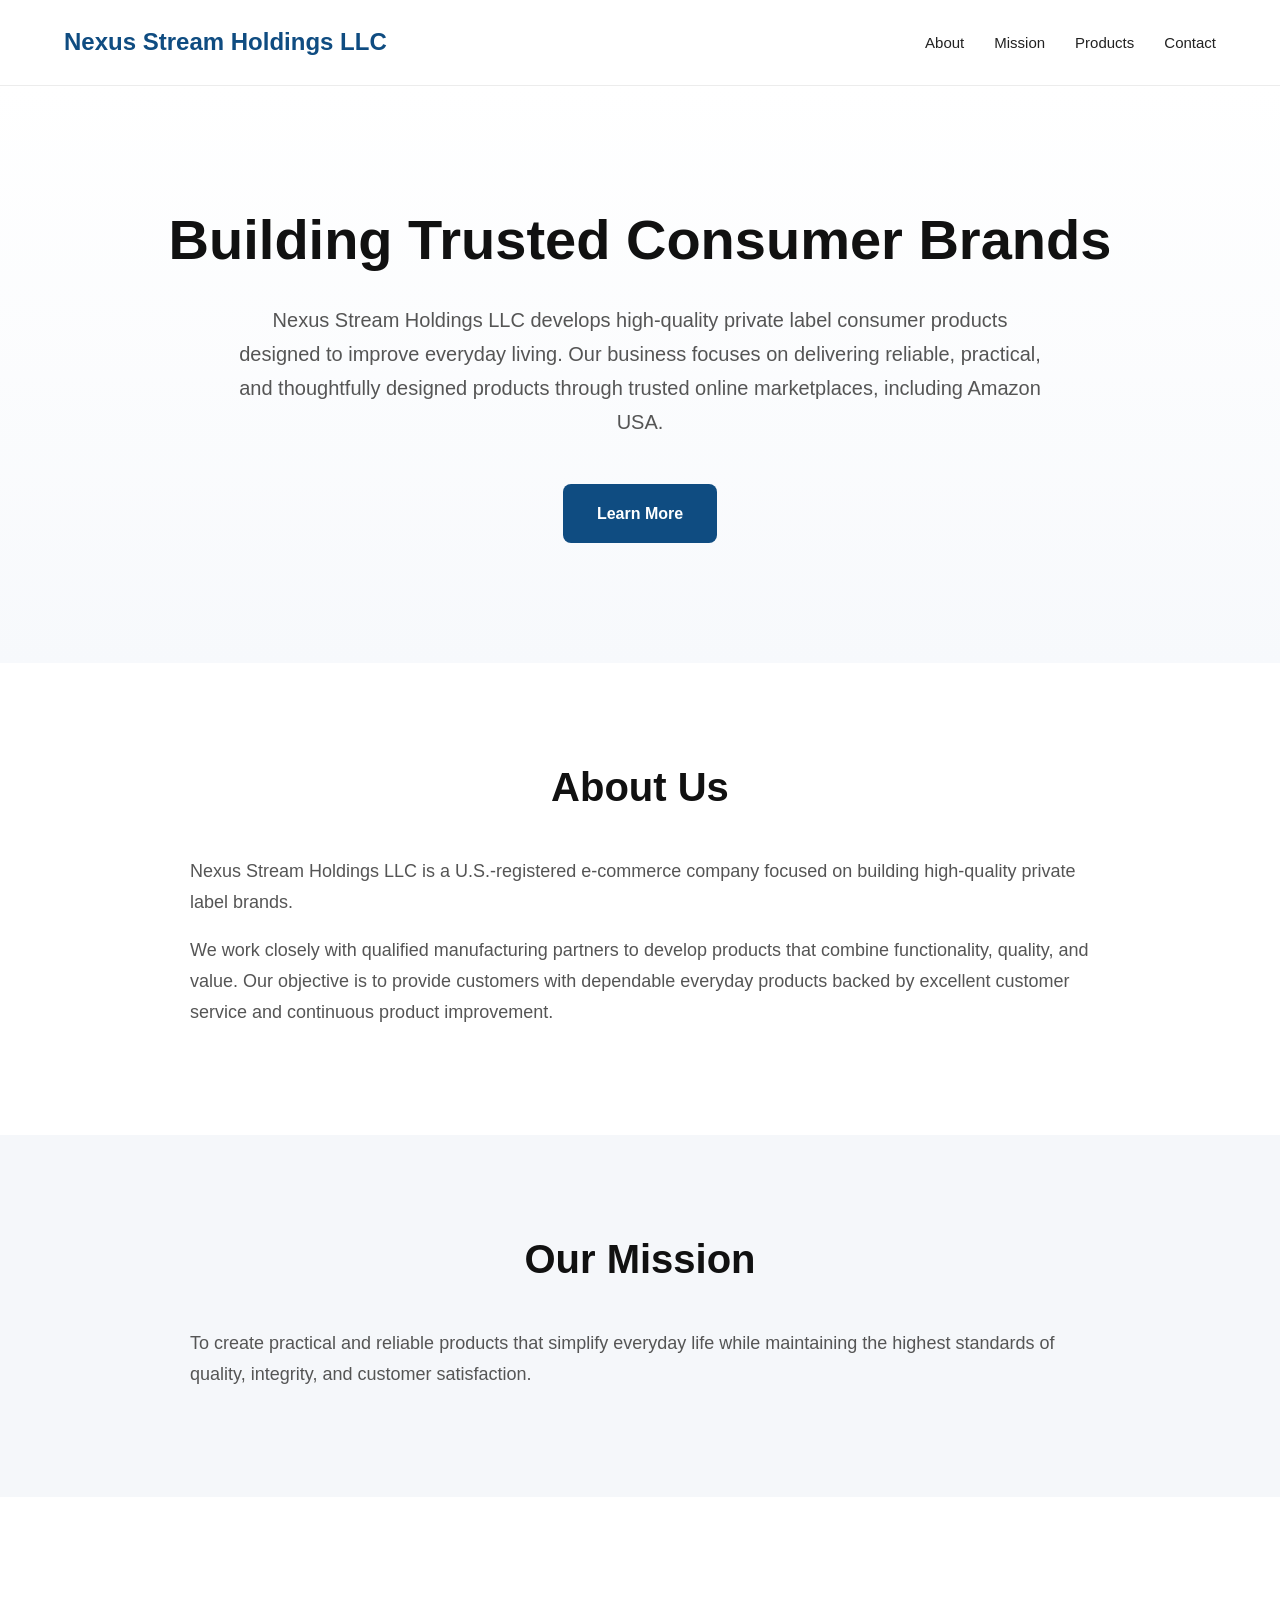
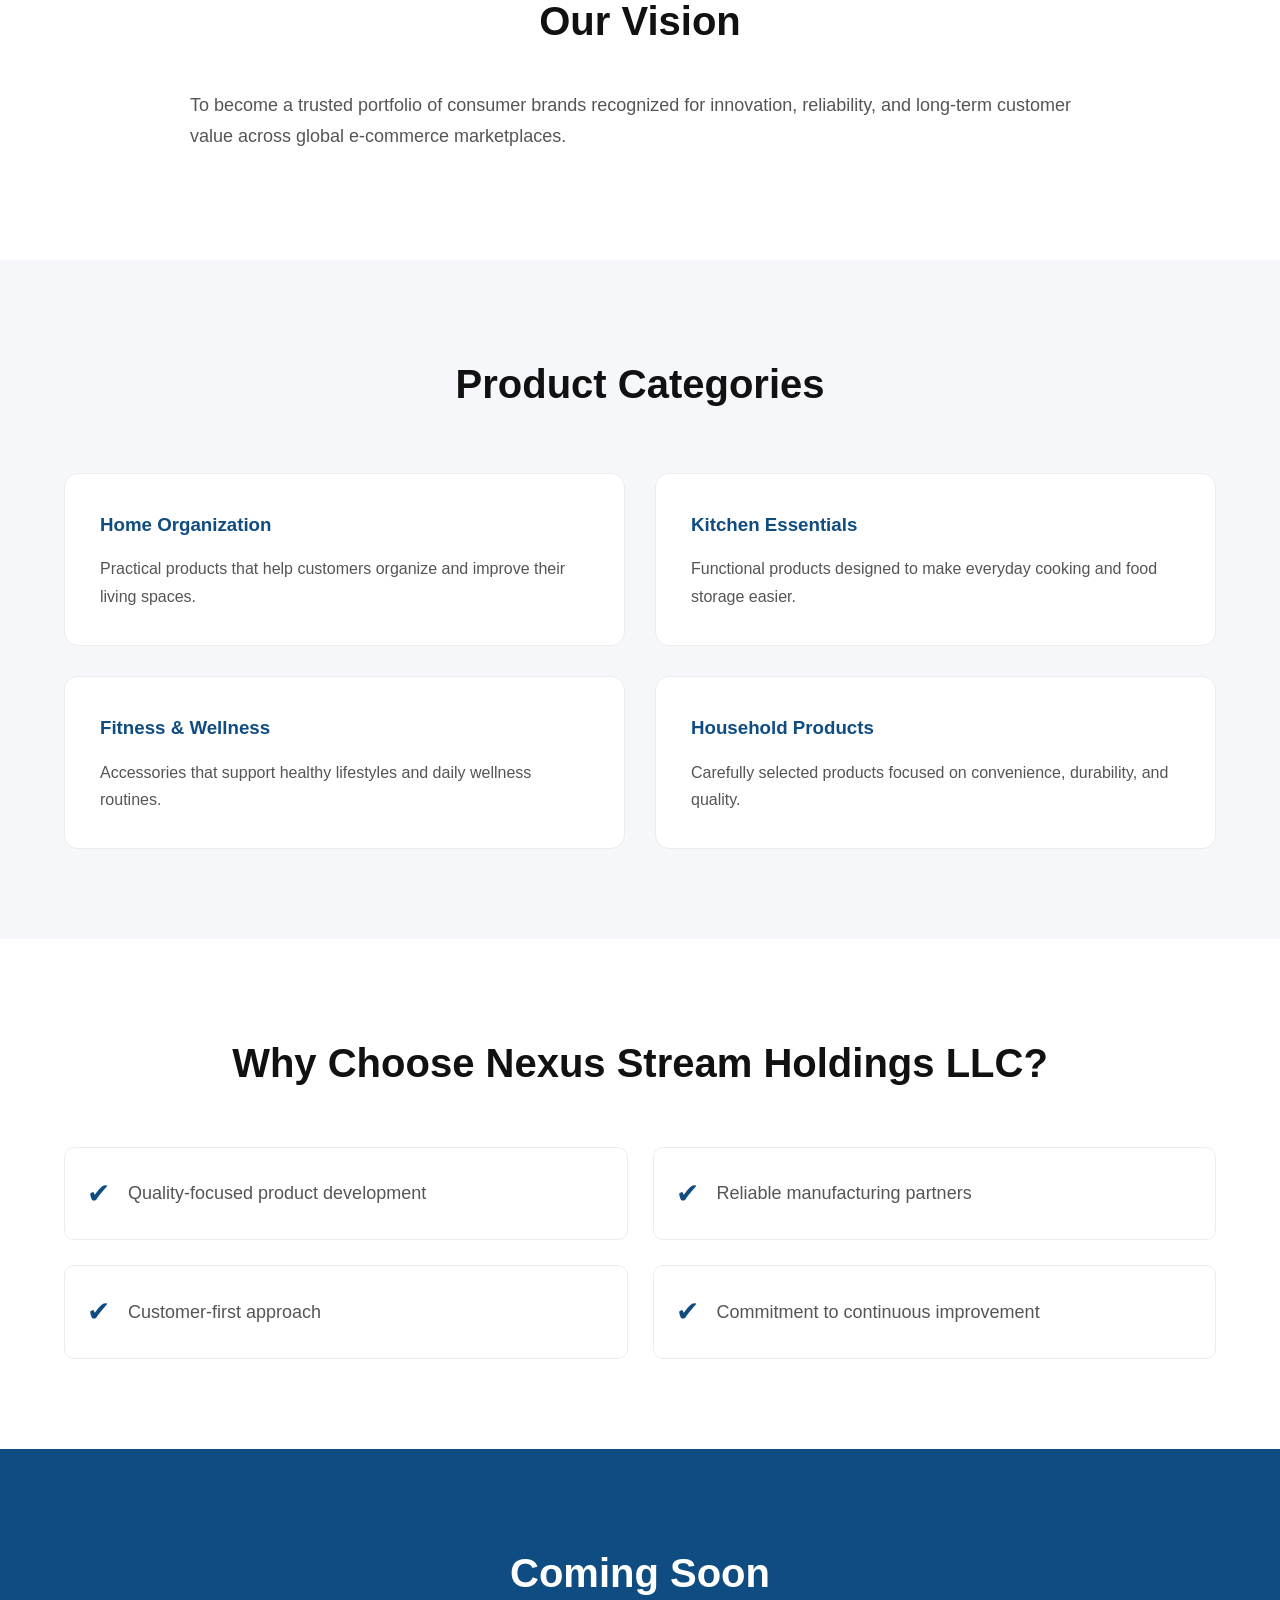
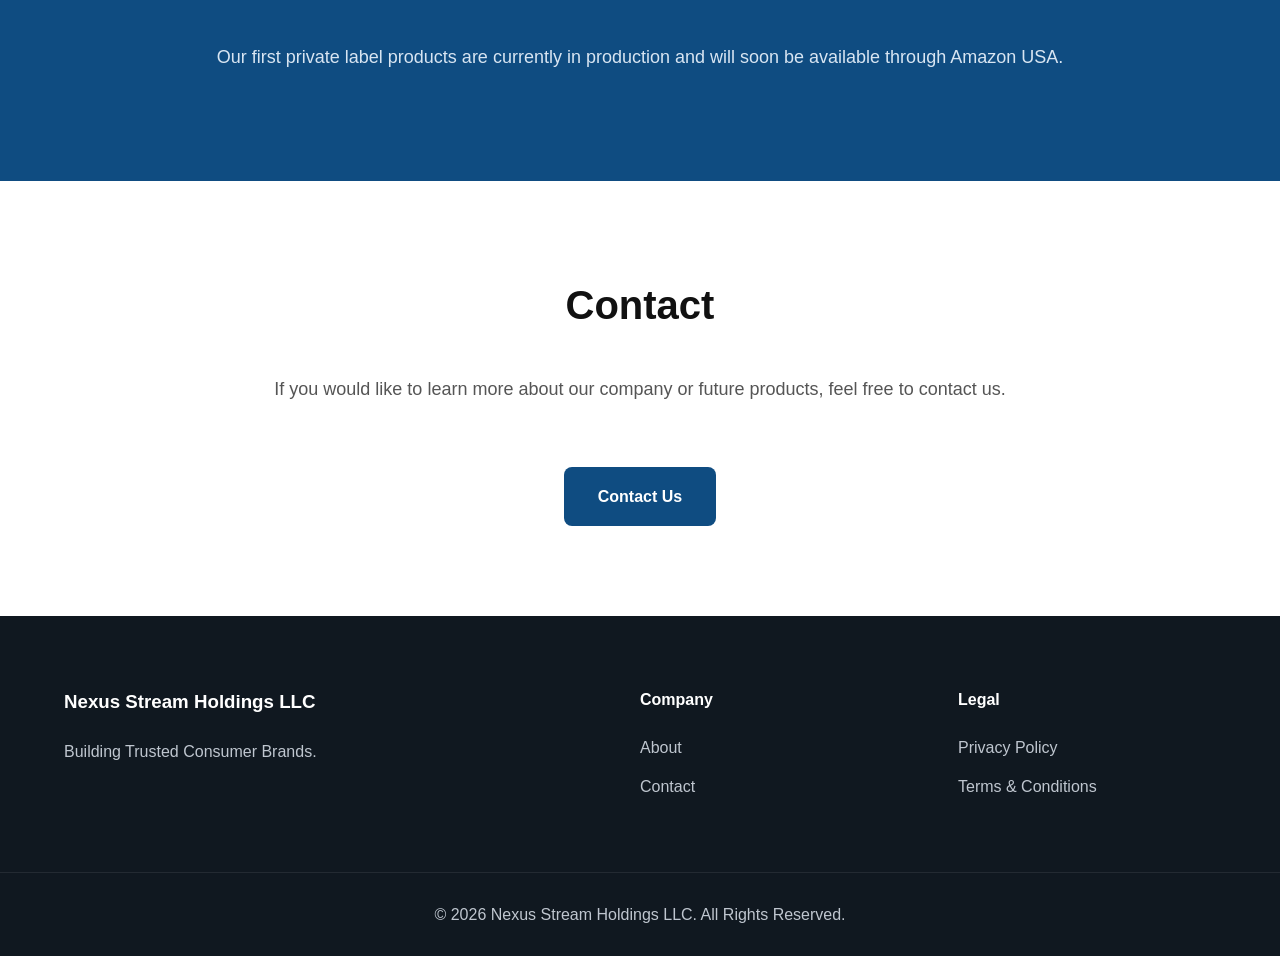
<file: index.html>
<!doctype html>
<html lang="en">
  <head>
    <meta charset="UTF-8" />
    <meta name="viewport" content="width=device-width, initial-scale=1.0" />

    <title>Nexus Stream Holdings LLC | Building Trusted Consumer Brands</title>

    <meta
      name="description"
      content="Nexus Stream Holdings LLC is a U.S. registered e-commerce company dedicated to developing high-quality private label consumer products for online marketplaces."
    />

    <link rel="stylesheet" href="css/styles.css" />
  </head>

  <body>
    <header>
      <div class="container">
        <div class="logo">
          <h2>Nexus Stream Holdings LLC</h2>
        </div>

        <nav>
          <ul>
            <li><a href="#about">About</a></li>

            <li><a href="#mission">Mission</a></li>

            <li><a href="#categories">Products</a></li>

            <li><a href="contact.html">Contact</a></li>
          </ul>
        </nav>
      </div>
    </header>

    <section class="hero">
      <div class="container hero-content">
        <h1>Building Trusted Consumer Brands</h1>

        <p>
          Nexus Stream Holdings LLC develops high-quality private label consumer
          products designed to improve everyday living. Our business focuses on
          delivering reliable, practical, and thoughtfully designed products
          through trusted online marketplaces, including Amazon USA.
        </p>

        <a href="#about" class="btn"> Learn More </a>
      </div>
    </section>

    <section id="about">
      <div class="container">
        <h2>About Us</h2>

        <p>
          Nexus Stream Holdings LLC is a U.S.-registered e-commerce company
          focused on building high-quality private label brands.
        </p>

        <p>
          We work closely with qualified manufacturing partners to develop
          products that combine functionality, quality, and value. Our objective
          is to provide customers with dependable everyday products backed by
          excellent customer service and continuous product improvement.
        </p>
      </div>
    </section>

    <section id="mission" class="gray">
      <div class="container">
        <h2>Our Mission</h2>

        <p>
          To create practical and reliable products that simplify everyday life
          while maintaining the highest standards of quality, integrity, and
          customer satisfaction.
        </p>
      </div>
    </section>

    <section>
      <div class="container">
        <h2>Our Vision</h2>

        <p>
          To become a trusted portfolio of consumer brands recognized for
          innovation, reliability, and long-term customer value across global
          e-commerce marketplaces.
        </p>
      </div>
    </section>

    <section id="categories" class="gray">
      <div class="container">
        <h2>Product Categories</h2>

        <div class="cards">
          <div class="card">
            <h3>Home Organization</h3>

            <p>
              Practical products that help customers organize and improve their
              living spaces.
            </p>
          </div>

          <div class="card">
            <h3>Kitchen Essentials</h3>

            <p>
              Functional products designed to make everyday cooking and food
              storage easier.
            </p>
          </div>

          <div class="card">
            <h3>Fitness & Wellness</h3>

            <p>
              Accessories that support healthy lifestyles and daily wellness
              routines.
            </p>
          </div>

          <div class="card">
            <h3>Household Products</h3>

            <p>
              Carefully selected products focused on convenience, durability,
              and quality.
            </p>
          </div>
        </div>
      </div>
    </section>

    <section>
      <div class="container">
        <h2>Why Choose Nexus Stream Holdings LLC?</h2>

        <div class="features">
          <div class="feature">
            <span>✔</span>

            <p>Quality-focused product development</p>
          </div>

          <div class="feature">
            <span>✔</span>

            <p>Reliable manufacturing partners</p>
          </div>

          <div class="feature">
            <span>✔</span>

            <p>Customer-first approach</p>
          </div>

          <div class="feature">
            <span>✔</span>

            <p>Commitment to continuous improvement</p>
          </div>
        </div>
      </div>
    </section>

    <section class="coming-soon">
      <div class="container">
        <h2>Coming Soon</h2>

        <p>
          Our first private label products are currently in production and will
          soon be available through Amazon USA.
        </p>
      </div>
    </section>

    <section class="contact-preview">
      <div class="container">
        <h2>Contact</h2>

        <p>
          If you would like to learn more about our company or future products,
          feel free to contact us.
        </p>

        <a class="btn" href="contact.html"> Contact Us </a>
      </div>
    </section>

    <footer>
      <div class="container footer-grid">
        <div>
          <h3>Nexus Stream Holdings LLC</h3>

          <p>Building Trusted Consumer Brands.</p>
        </div>

        <div>
          <h4>Company</h4>

          <ul>
            <li><a href="about.html">About</a></li>

            <li><a href="contact.html">Contact</a></li>
          </ul>
        </div>

        <div>
          <h4>Legal</h4>

          <ul>
            <li><a href="privacy.html">Privacy Policy</a></li>

            <li><a href="terms.html">Terms & Conditions</a></li>
          </ul>
        </div>
      </div>

      <div class="copyright">
        <p>© 2026 Nexus Stream Holdings LLC. All Rights Reserved.</p>
      </div>
    </footer>
  </body>
</html>
</file>
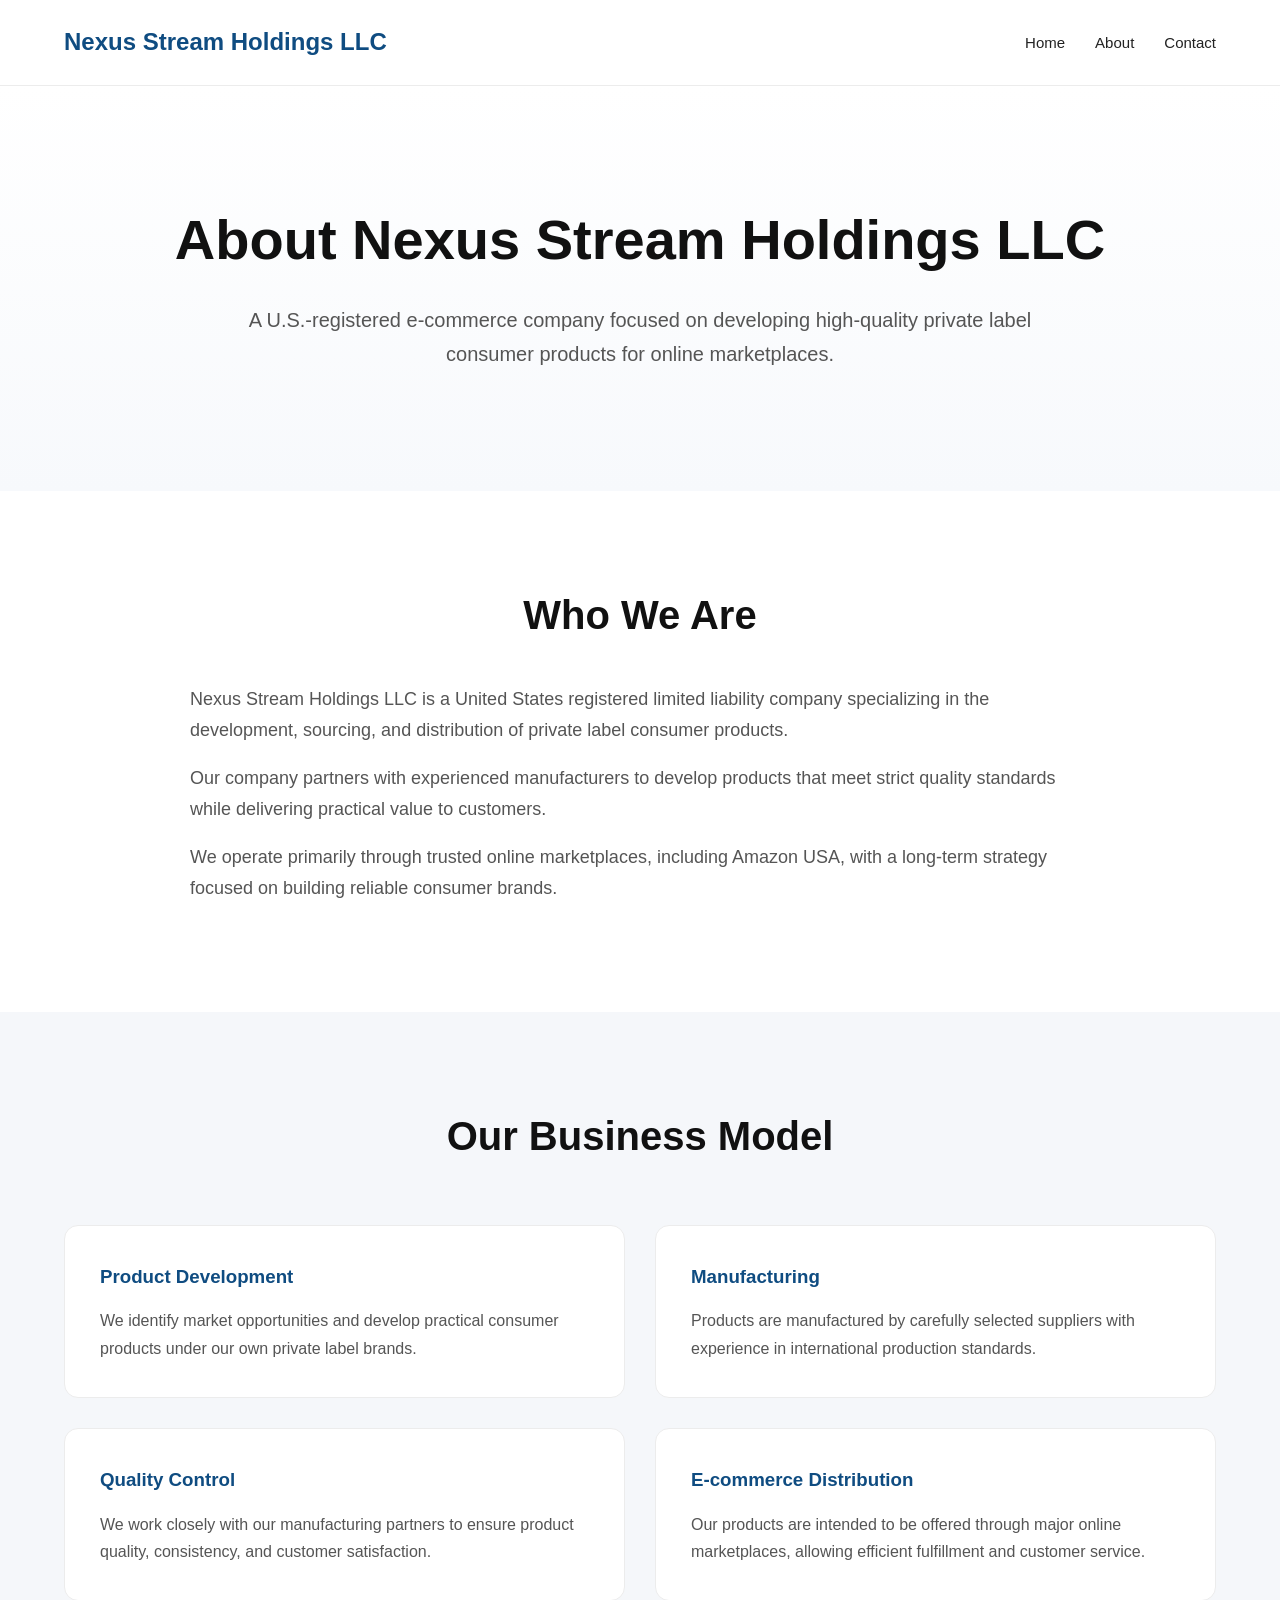
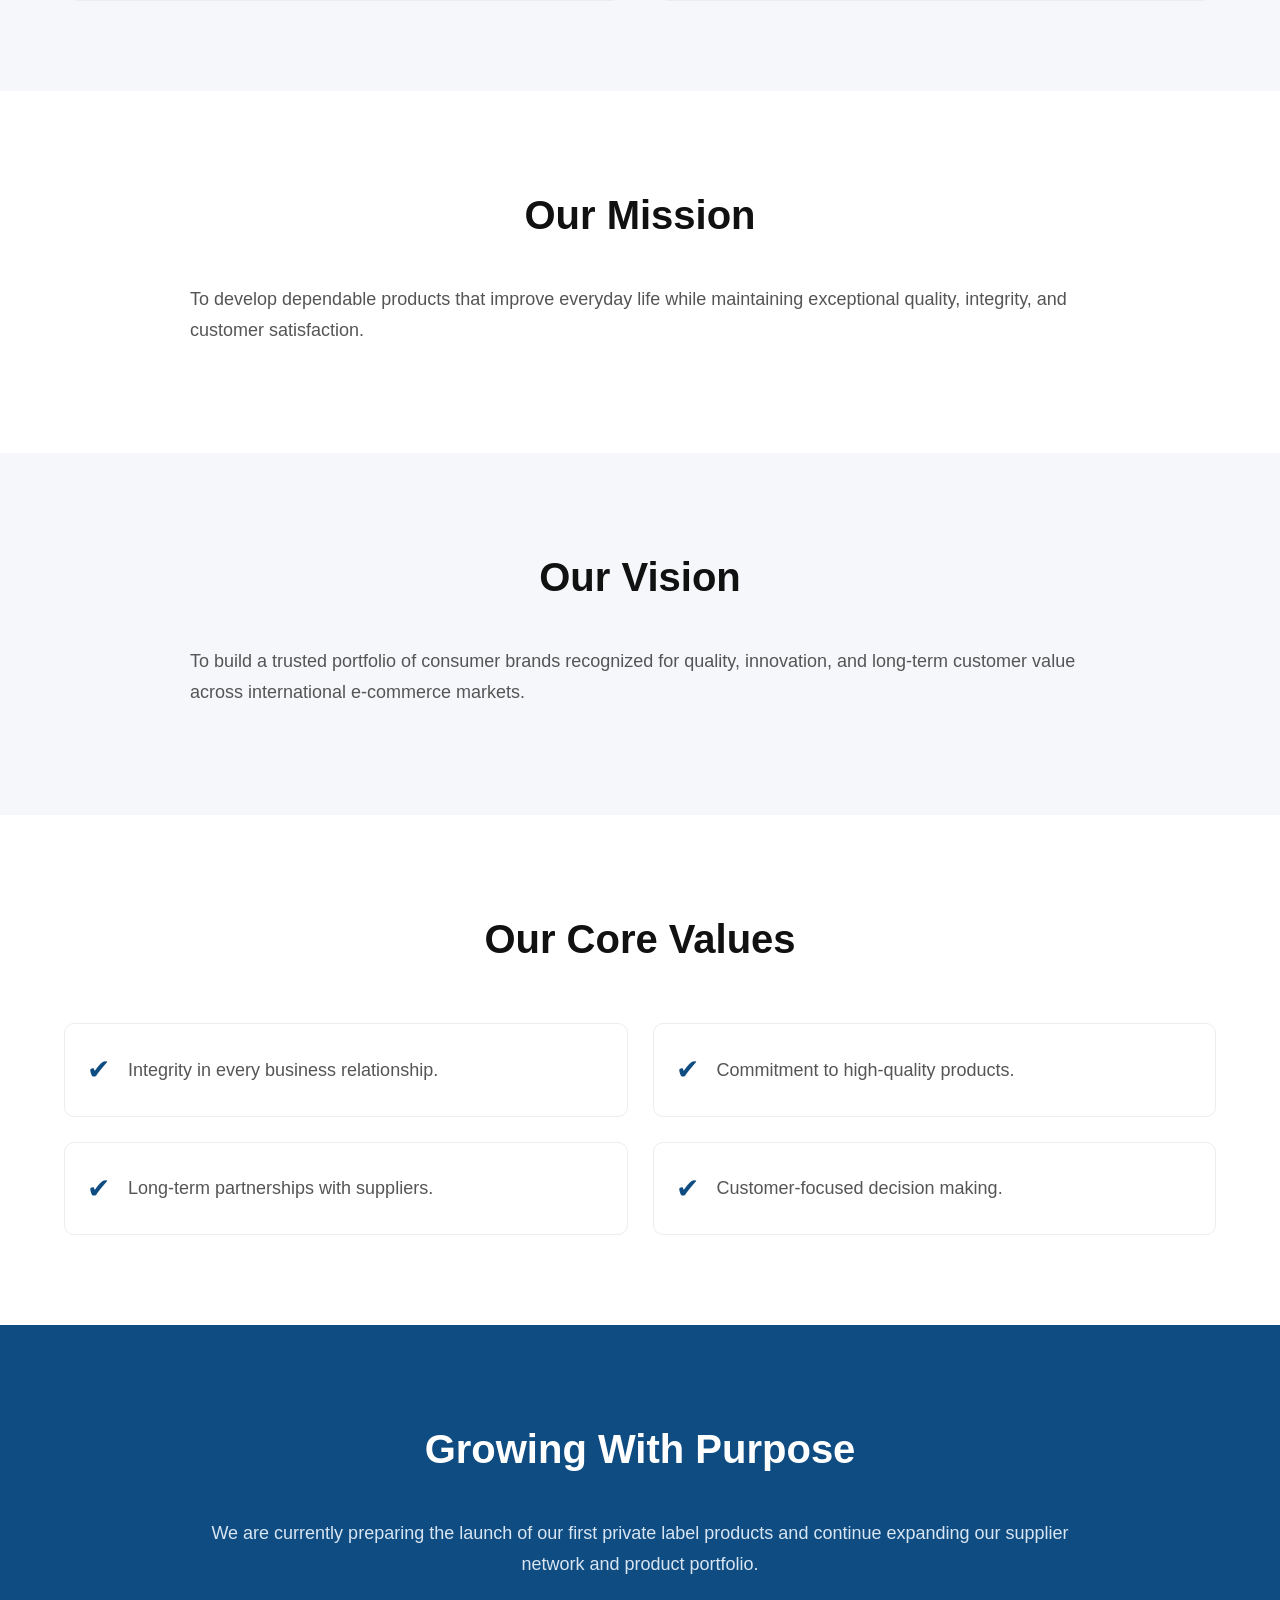
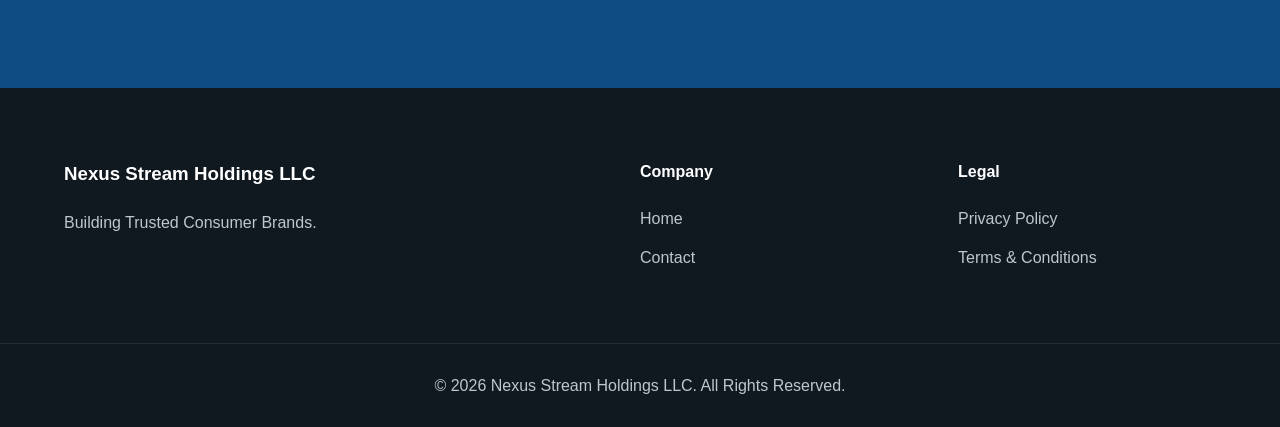
<file: about.html>
<!doctype html>
<html lang="en">
  <head>
    <meta charset="UTF-8" />

    <meta name="viewport" content="width=device-width, initial-scale=1.0" />

    <title>About Us | Nexus Stream Holdings LLC</title>

    <meta
      name="description"
      content="Learn more about Nexus Stream Holdings LLC, our mission, business model and commitment to quality."
    />

    <link rel="stylesheet" href="css/styles.css" />
  </head>

  <body>
    <header>
      <div class="container">
        <div class="logo">
          <h2>Nexus Stream Holdings LLC</h2>
        </div>

        <nav>
          <ul>
            <li><a href="index.html">Home</a></li>

            <li><a href="about.html">About</a></li>

            <li><a href="contact.html">Contact</a></li>
          </ul>
        </nav>
      </div>
    </header>

    <section class="hero">
      <div class="container">
        <h1>About Nexus Stream Holdings LLC</h1>

        <p>
          A U.S.-registered e-commerce company focused on developing
          high-quality private label consumer products for online marketplaces.
        </p>
      </div>
    </section>

    <section>
      <div class="container">
        <h2>Who We Are</h2>

        <p>
          Nexus Stream Holdings LLC is a United States registered limited
          liability company specializing in the development, sourcing, and
          distribution of private label consumer products.
        </p>

        <p>
          Our company partners with experienced manufacturers to develop
          products that meet strict quality standards while delivering practical
          value to customers.
        </p>

        <p>
          We operate primarily through trusted online marketplaces, including
          Amazon USA, with a long-term strategy focused on building reliable
          consumer brands.
        </p>
      </div>
    </section>

    <section class="gray">
      <div class="container">
        <h2>Our Business Model</h2>

        <div class="cards">
          <div class="card">
            <h3>Product Development</h3>

            <p>
              We identify market opportunities and develop practical consumer
              products under our own private label brands.
            </p>
          </div>

          <div class="card">
            <h3>Manufacturing</h3>

            <p>
              Products are manufactured by carefully selected suppliers with
              experience in international production standards.
            </p>
          </div>

          <div class="card">
            <h3>Quality Control</h3>

            <p>
              We work closely with our manufacturing partners to ensure product
              quality, consistency, and customer satisfaction.
            </p>
          </div>

          <div class="card">
            <h3>E-commerce Distribution</h3>

            <p>
              Our products are intended to be offered through major online
              marketplaces, allowing efficient fulfillment and customer service.
            </p>
          </div>
        </div>
      </div>
    </section>

    <section>
      <div class="container">
        <h2>Our Mission</h2>

        <p>
          To develop dependable products that improve everyday life while
          maintaining exceptional quality, integrity, and customer satisfaction.
        </p>
      </div>
    </section>

    <section class="gray">
      <div class="container">
        <h2>Our Vision</h2>

        <p>
          To build a trusted portfolio of consumer brands recognized for
          quality, innovation, and long-term customer value across international
          e-commerce markets.
        </p>
      </div>
    </section>

    <section>
      <div class="container">
        <h2>Our Core Values</h2>

        <div class="features">
          <div class="feature">
            <span>✔</span>

            <p>Integrity in every business relationship.</p>
          </div>

          <div class="feature">
            <span>✔</span>

            <p>Commitment to high-quality products.</p>
          </div>

          <div class="feature">
            <span>✔</span>

            <p>Long-term partnerships with suppliers.</p>
          </div>

          <div class="feature">
            <span>✔</span>

            <p>Customer-focused decision making.</p>
          </div>
        </div>
      </div>
    </section>

    <section class="coming-soon">
      <div class="container">
        <h2>Growing With Purpose</h2>

        <p>
          We are currently preparing the launch of our first private label
          products and continue expanding our supplier network and product
          portfolio.
        </p>
      </div>
    </section>

    <footer>
      <div class="container footer-grid">
        <div>
          <h3>Nexus Stream Holdings LLC</h3>

          <p>Building Trusted Consumer Brands.</p>
        </div>

        <div>
          <h4>Company</h4>

          <ul>
            <li><a href="index.html">Home</a></li>

            <li><a href="contact.html">Contact</a></li>
          </ul>
        </div>

        <div>
          <h4>Legal</h4>

          <ul>
            <li><a href="privacy.html">Privacy Policy</a></li>

            <li><a href="terms.html">Terms & Conditions</a></li>
          </ul>
        </div>
      </div>

      <div class="copyright">
        <p>© 2026 Nexus Stream Holdings LLC. All Rights Reserved.</p>
      </div>
    </footer>
  </body>
</html>
</file>
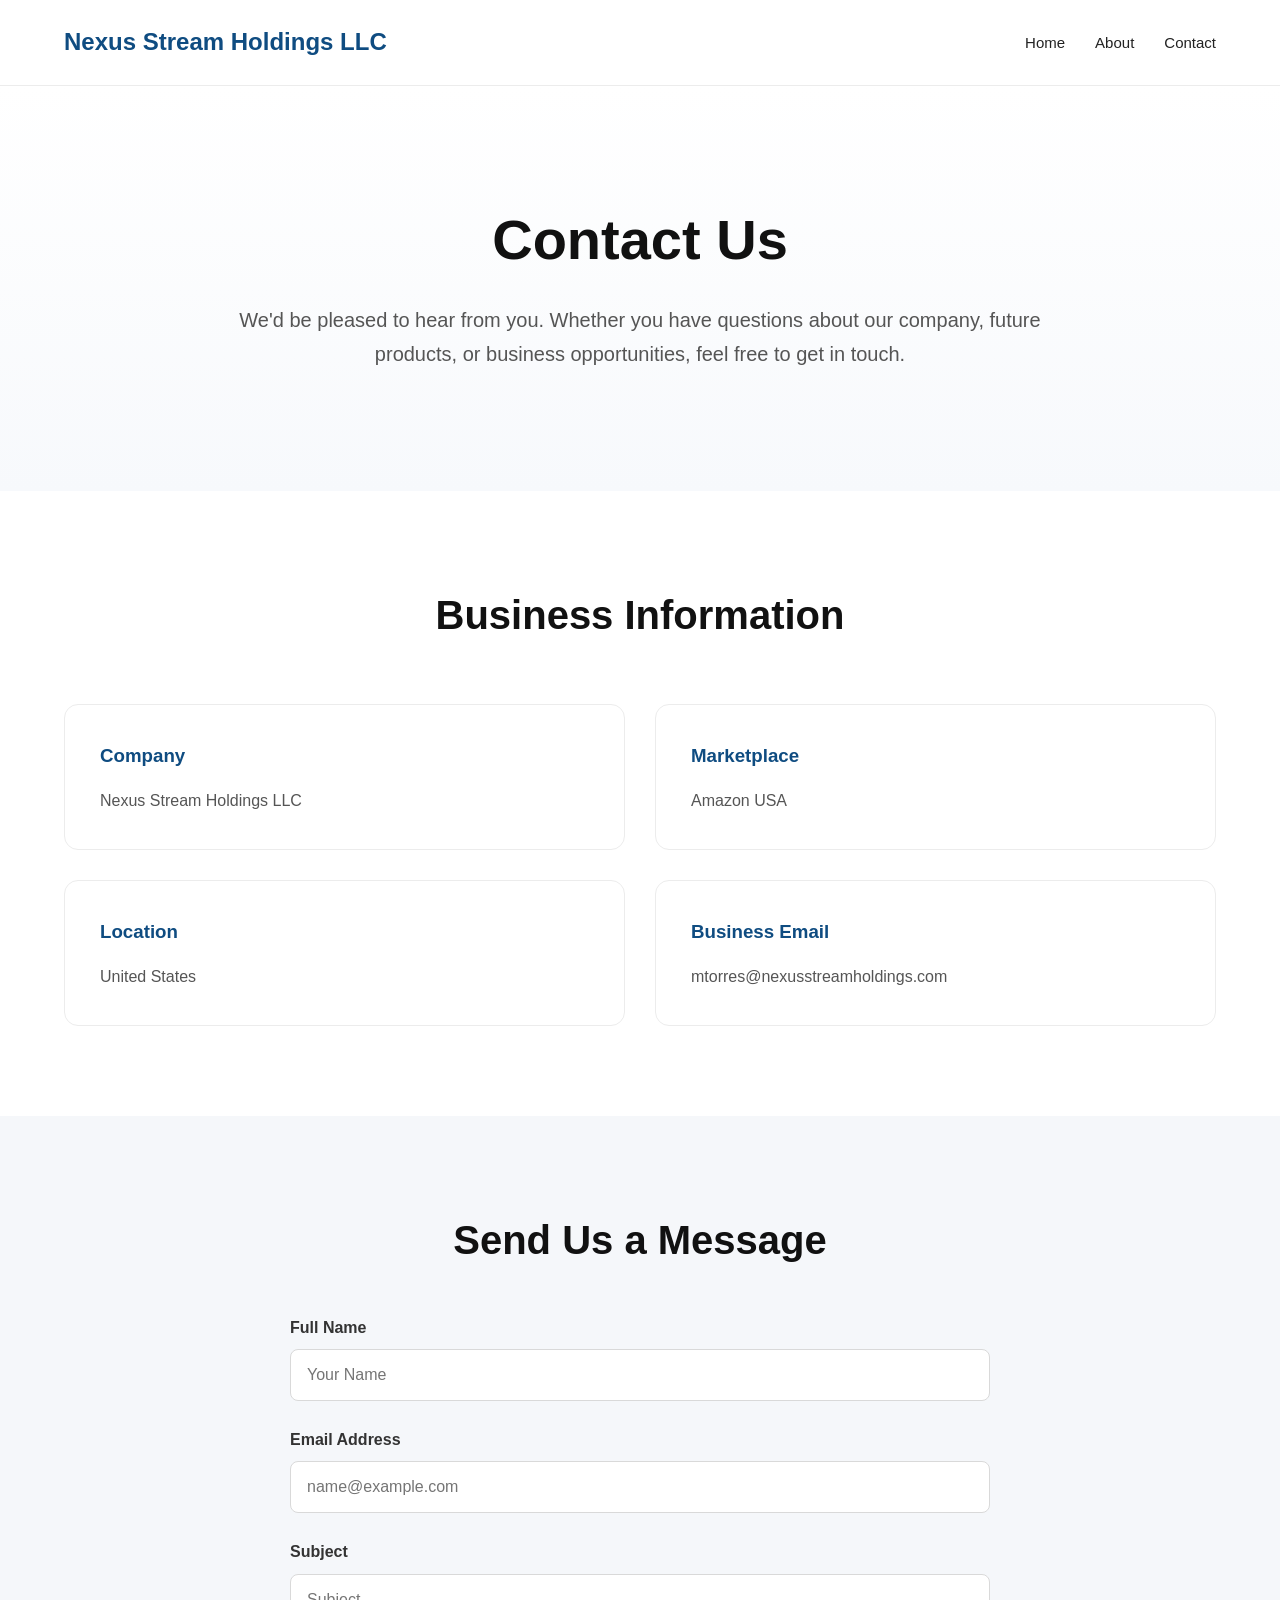
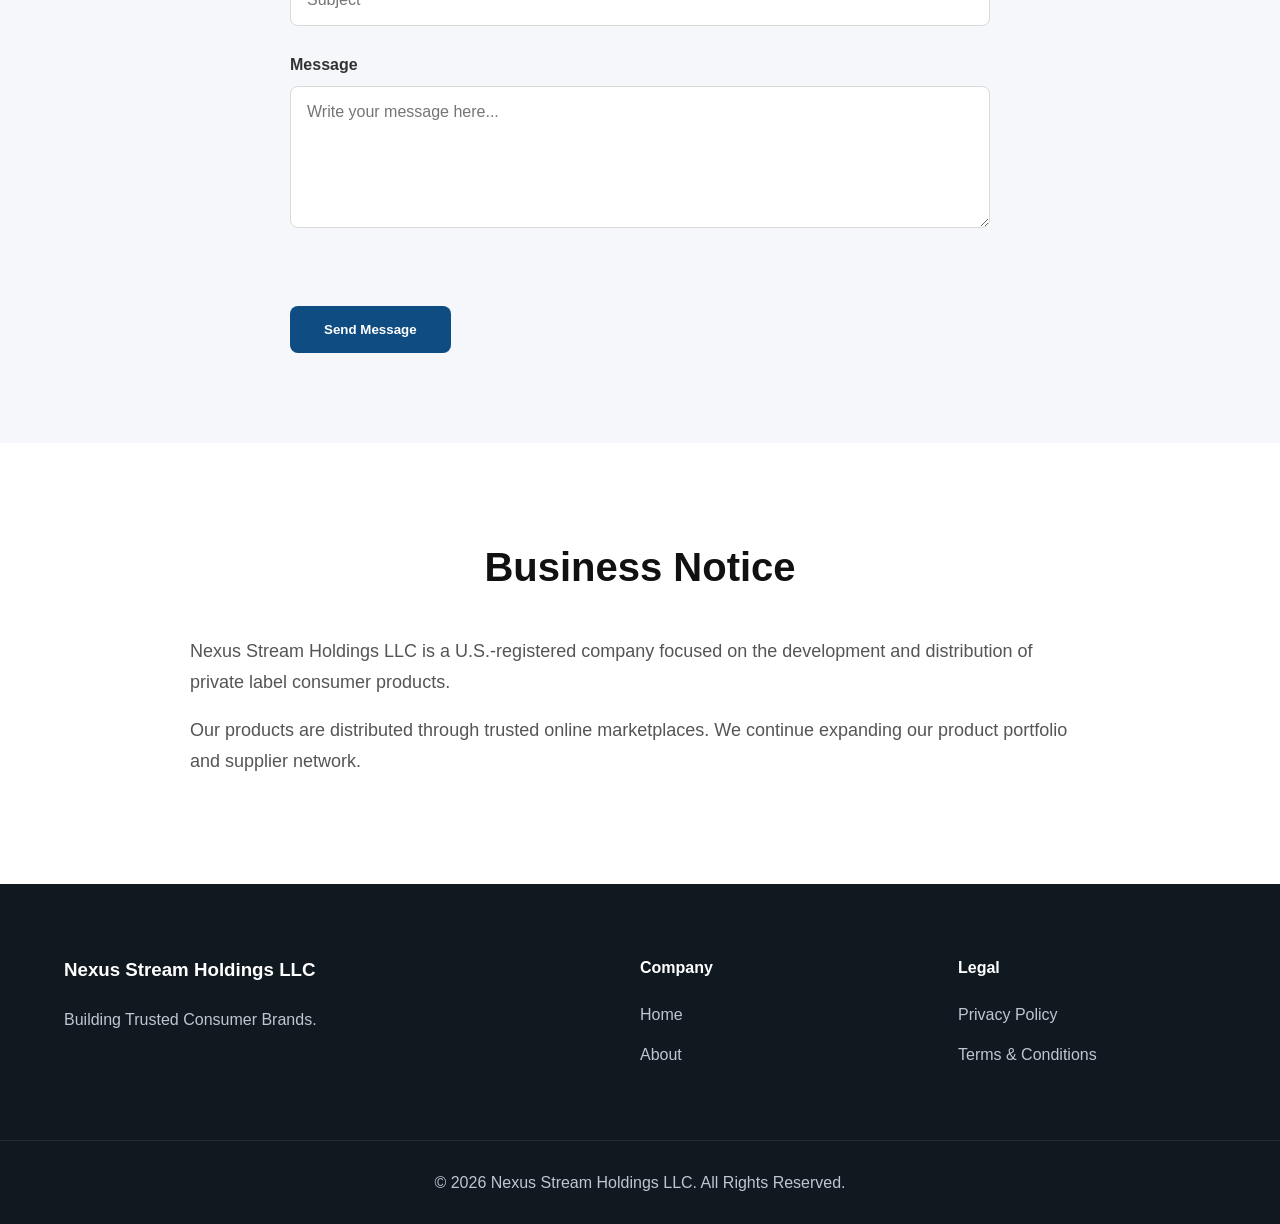
<file: contact.html>
<!doctype html>
<html lang="en">
  <head>
    <meta charset="UTF-8" />

    <meta name="viewport" content="width=device-width, initial-scale=1.0" />

    <title>Contact | Nexus Stream Holdings LLC</title>

    <meta
      name="description"
      content="Contact Nexus Stream Holdings LLC regarding our products, partnerships or general inquiries."
    />

    <link rel="stylesheet" href="css/styles.css" />
  </head>

  <body>
    <header>
      <div class="container">
        <div class="logo">
          <h2>Nexus Stream Holdings LLC</h2>
        </div>

        <nav>
          <ul>
            <li><a href="index.html">Home</a></li>

            <li><a href="about.html">About</a></li>

            <li><a href="contact.html">Contact</a></li>
          </ul>
        </nav>
      </div>
    </header>

    <section class="hero">
      <div class="container">
        <h1>Contact Us</h1>

        <p>
          We'd be pleased to hear from you. Whether you have questions about our
          company, future products, or business opportunities, feel free to get
          in touch.
        </p>
      </div>
    </section>

    <section>
      <div class="container">
        <h2>Business Information</h2>

        <div class="cards">
          <div class="card">
            <h3>Company</h3>

            <p>Nexus Stream Holdings LLC</p>
          </div>

          <div class="card">
            <h3>Marketplace</h3>

            <p>Amazon USA</p>
          </div>

          <div class="card">
            <h3>Location</h3>

            <p>United States</p>
          </div>
          <div class="card">
            <h3>Business Email</h3>

            <p>mtorres@nexusstreamholdings.com</p>
          </div>
        </div>
      </div>
    </section>

    <section class="gray">
      <div class="container">
        <h2>Send Us a Message</h2>

        <form class="contact-form">
          <div class="form-group">
            <label for="name">Full Name</label>

            <input type="text" id="name" placeholder="Your Name" />
          </div>

          <div class="form-group">
            <label for="email">Email Address</label>

            <input type="email" id="email" placeholder="name@example.com" />
          </div>

          <div class="form-group">
            <label for="subject">Subject</label>

            <input type="text" id="subject" placeholder="Subject" />
          </div>

          <div class="form-group">
            <label for="message">Message</label>

            <textarea
              id="message"
              rows="6"
              placeholder="Write your message here..."
            ></textarea>
          </div>

          <button class="btn">Send Message</button>
        </form>
      </div>
    </section>

    <section>
      <div class="container">
        <h2>Business Notice</h2>

        <p>
          Nexus Stream Holdings LLC is a U.S.-registered company focused on the
          development and distribution of private label consumer products.
        </p>

        <p>
          Our products are distributed through trusted online marketplaces. We
          continue expanding our product portfolio and supplier network.
        </p>
      </div>
    </section>

    <footer>
      <div class="container footer-grid">
        <div>
          <h3>Nexus Stream Holdings LLC</h3>

          <p>Building Trusted Consumer Brands.</p>
        </div>

        <div>
          <h4>Company</h4>

          <ul>
            <li><a href="index.html">Home</a></li>

            <li><a href="about.html">About</a></li>
          </ul>
        </div>

        <div>
          <h4>Legal</h4>

          <ul>
            <li><a href="privacy.html">Privacy Policy</a></li>

            <li><a href="terms.html">Terms & Conditions</a></li>
          </ul>
        </div>
      </div>

      <div class="copyright">
        <p>© 2026 Nexus Stream Holdings LLC. All Rights Reserved.</p>
      </div>
    </footer>
  </body>
</html>
</file>
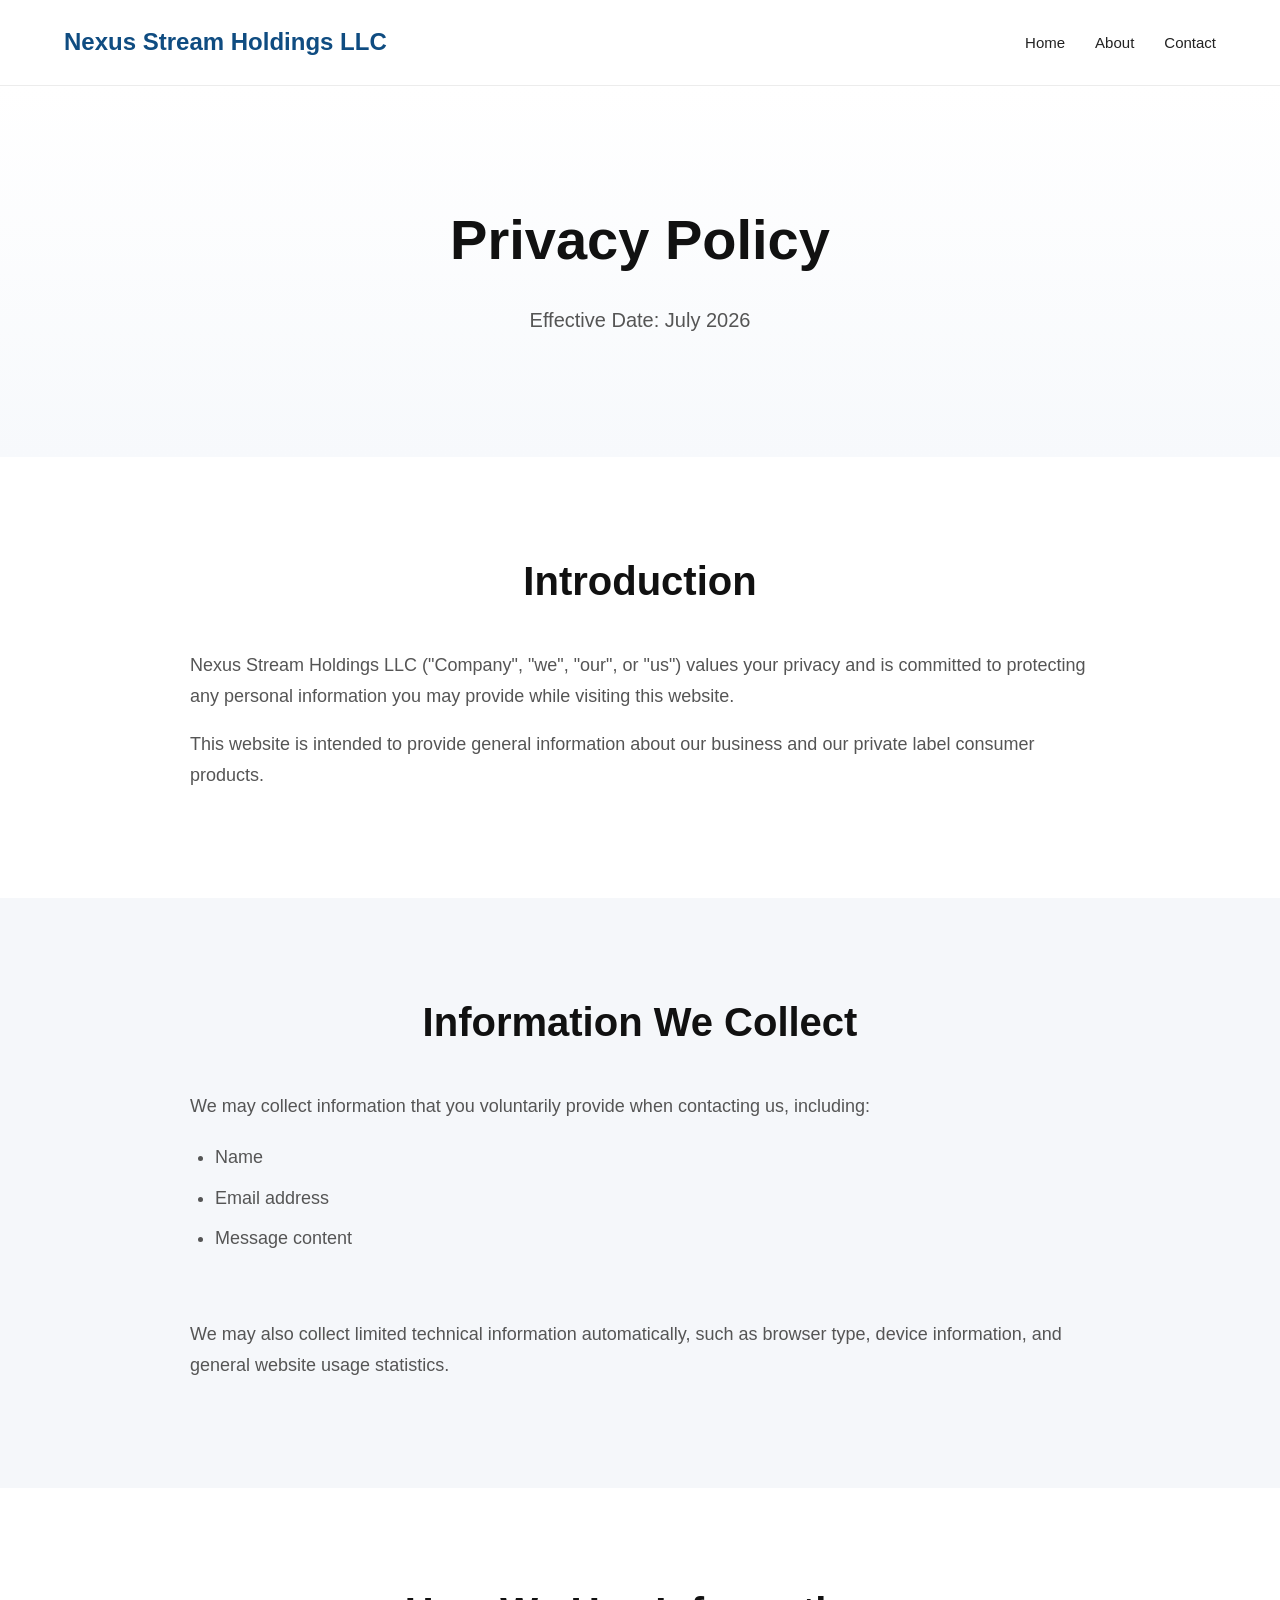
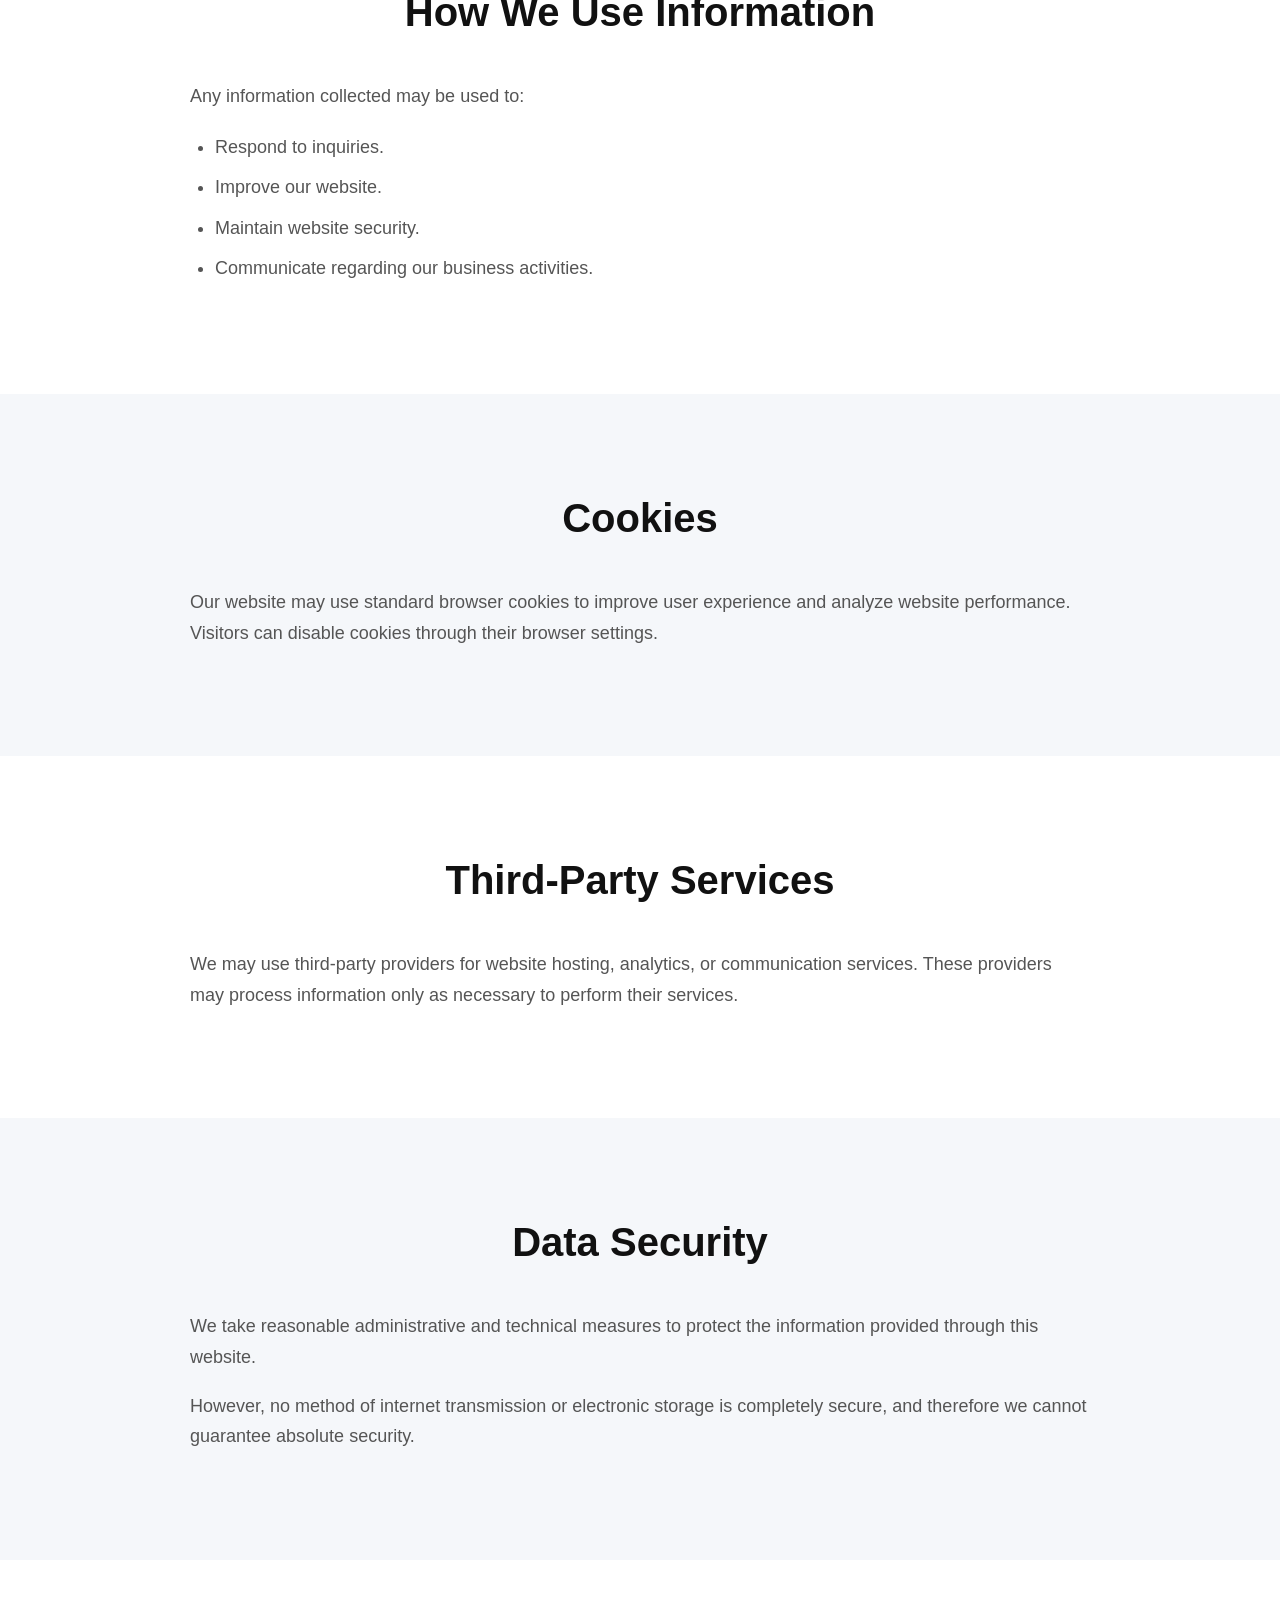
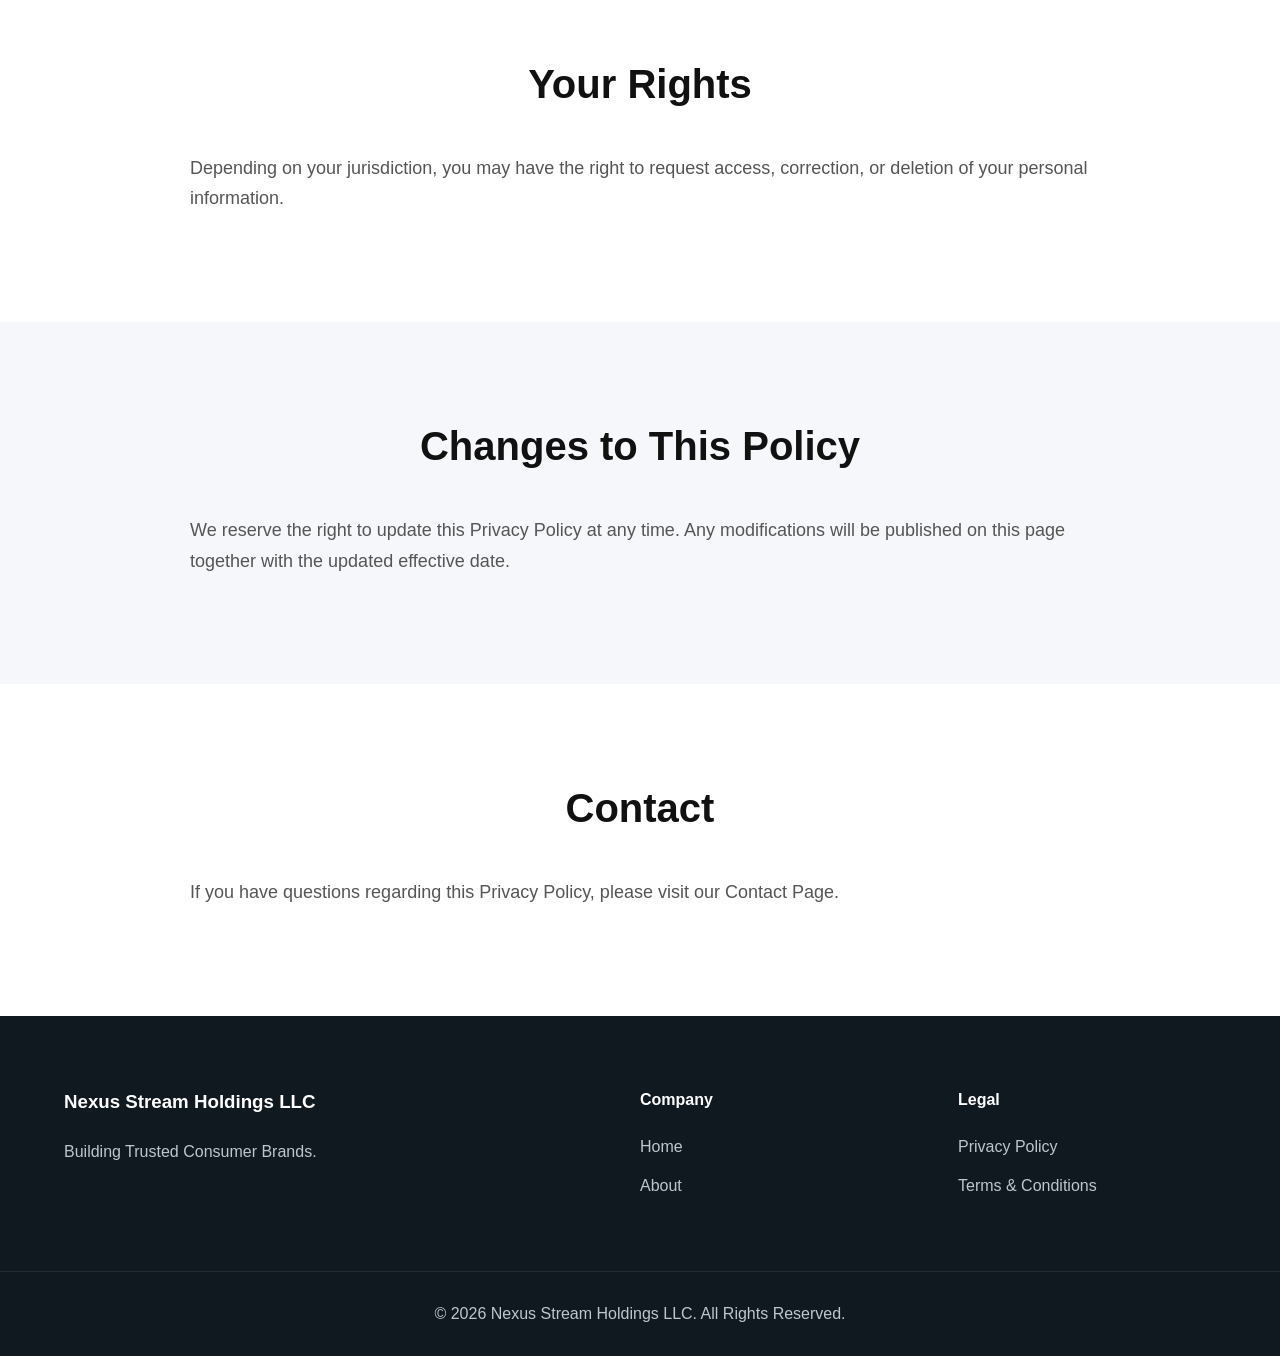
<file: privacy.html>
<!doctype html>
<html lang="en">
  <head>
    <meta charset="UTF-8" />
    <meta name="viewport" content="width=device-width, initial-scale=1.0" />

    <title>Privacy Policy | Nexus Stream Holdings LLC</title>

    <meta
      name="description"
      content="Privacy Policy for Nexus Stream Holdings LLC."
    />

    <link rel="stylesheet" href="css/styles.css" />
  </head>

  <body>
    <header>
      <div class="container">
        <div class="logo">
          <h2>Nexus Stream Holdings LLC</h2>
        </div>

        <nav>
          <ul>
            <li><a href="index.html">Home</a></li>
            <li><a href="about.html">About</a></li>
            <li><a href="contact.html">Contact</a></li>
          </ul>
        </nav>
      </div>
    </header>

    <section class="hero">
      <div class="container">
        <h1>Privacy Policy</h1>

        <p>Effective Date: July 2026</p>
      </div>
    </section>

    <section>
      <div class="container">
        <h2>Introduction</h2>

        <p>
          Nexus Stream Holdings LLC ("Company", "we", "our", or "us") values
          your privacy and is committed to protecting any personal information
          you may provide while visiting this website.
        </p>

        <p>
          This website is intended to provide general information about our
          business and our private label consumer products.
        </p>
      </div>
    </section>

    <section class="gray">
      <div class="container">
        <h2>Information We Collect</h2>

        <p>
          We may collect information that you voluntarily provide when
          contacting us, including:
        </p>

        <ul>
          <li>Name</li>

          <li>Email address</li>

          <li>Message content</li>
        </ul>

        <br />

        <p>
          We may also collect limited technical information automatically, such
          as browser type, device information, and general website usage
          statistics.
        </p>
      </div>
    </section>

    <section>
      <div class="container">
        <h2>How We Use Information</h2>

        <p>Any information collected may be used to:</p>

        <ul>
          <li>Respond to inquiries.</li>

          <li>Improve our website.</li>

          <li>Maintain website security.</li>

          <li>Communicate regarding our business activities.</li>
        </ul>
      </div>
    </section>

    <section class="gray">
      <div class="container">
        <h2>Cookies</h2>

        <p>
          Our website may use standard browser cookies to improve user
          experience and analyze website performance. Visitors can disable
          cookies through their browser settings.
        </p>
      </div>
    </section>

    <section>
      <div class="container">
        <h2>Third-Party Services</h2>

        <p>
          We may use third-party providers for website hosting, analytics, or
          communication services. These providers may process information only
          as necessary to perform their services.
        </p>
      </div>
    </section>

    <section class="gray">
      <div class="container">
        <h2>Data Security</h2>

        <p>
          We take reasonable administrative and technical measures to protect
          the information provided through this website.
        </p>

        <p>
          However, no method of internet transmission or electronic storage is
          completely secure, and therefore we cannot guarantee absolute
          security.
        </p>
      </div>
    </section>

    <section>
      <div class="container">
        <h2>Your Rights</h2>

        <p>
          Depending on your jurisdiction, you may have the right to request
          access, correction, or deletion of your personal information.
        </p>
      </div>
    </section>

    <section class="gray">
      <div class="container">
        <h2>Changes to This Policy</h2>

        <p>
          We reserve the right to update this Privacy Policy at any time. Any
          modifications will be published on this page together with the updated
          effective date.
        </p>
      </div>
    </section>

    <section>
      <div class="container">
        <h2>Contact</h2>

        <p>
          If you have questions regarding this Privacy Policy, please visit our
          <a href="contact.html">Contact Page</a>.
        </p>
      </div>
    </section>

    <footer>
      <div class="container footer-grid">
        <div>
          <h3>Nexus Stream Holdings LLC</h3>

          <p>Building Trusted Consumer Brands.</p>
        </div>

        <div>
          <h4>Company</h4>

          <ul>
            <li><a href="index.html">Home</a></li>
            <li><a href="about.html">About</a></li>
          </ul>
        </div>

        <div>
          <h4>Legal</h4>

          <ul>
            <li><a href="privacy.html">Privacy Policy</a></li>
            <li><a href="terms.html">Terms & Conditions</a></li>
          </ul>
        </div>
      </div>

      <div class="copyright">
        <p>© 2026 Nexus Stream Holdings LLC. All Rights Reserved.</p>
      </div>
    </footer>
  </body>
</html>
</file>
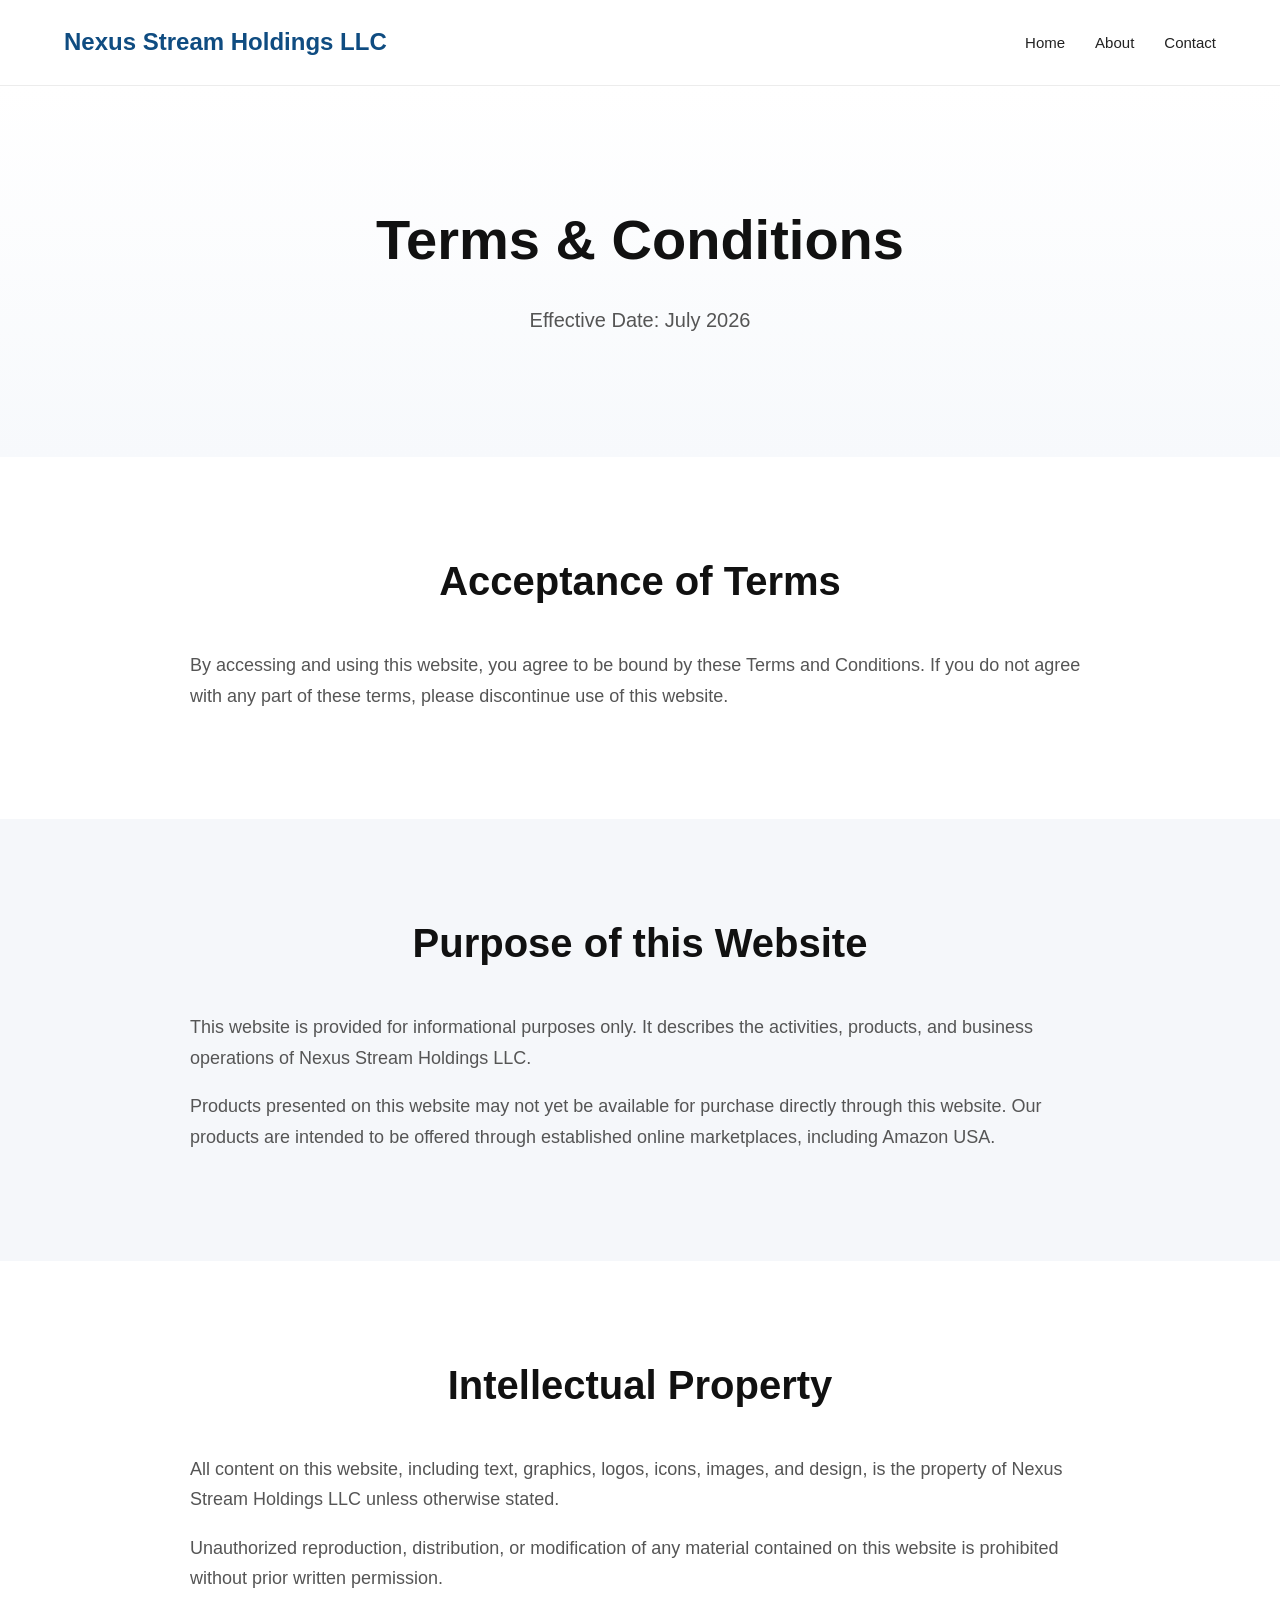
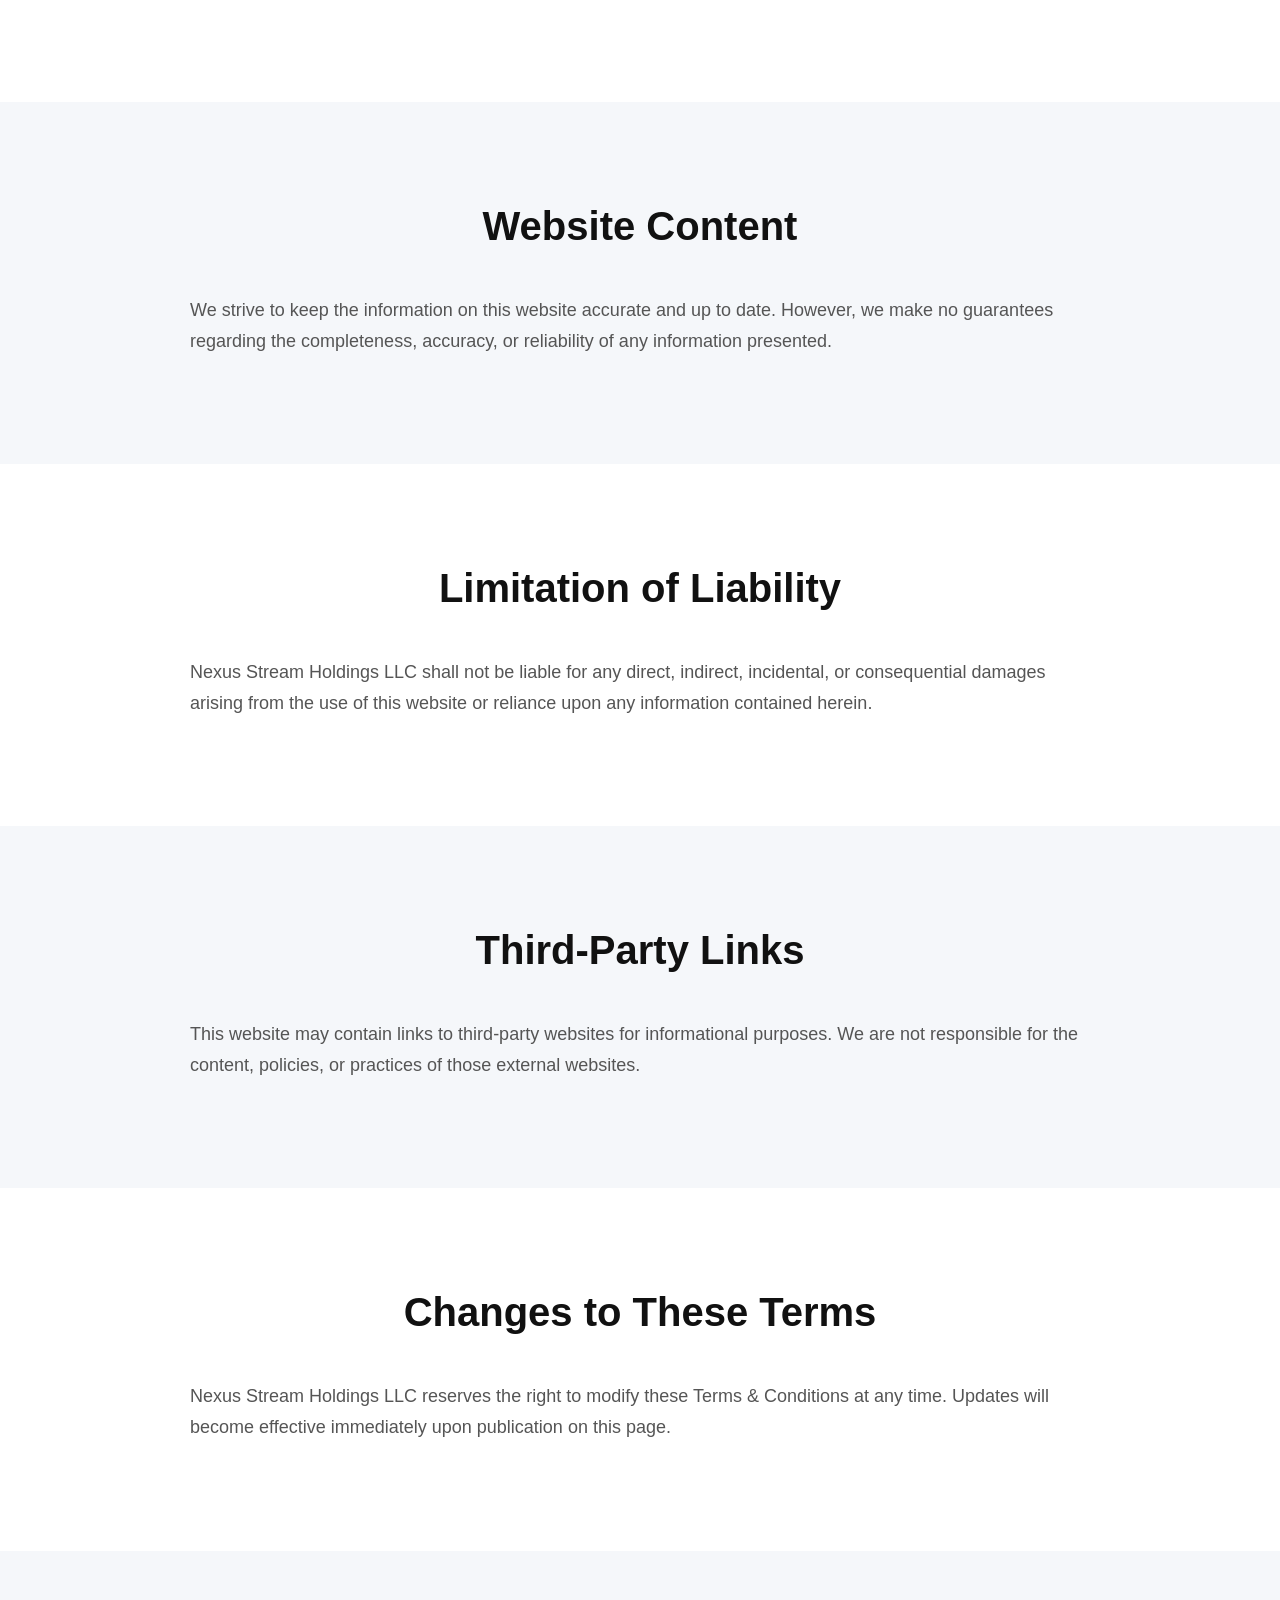
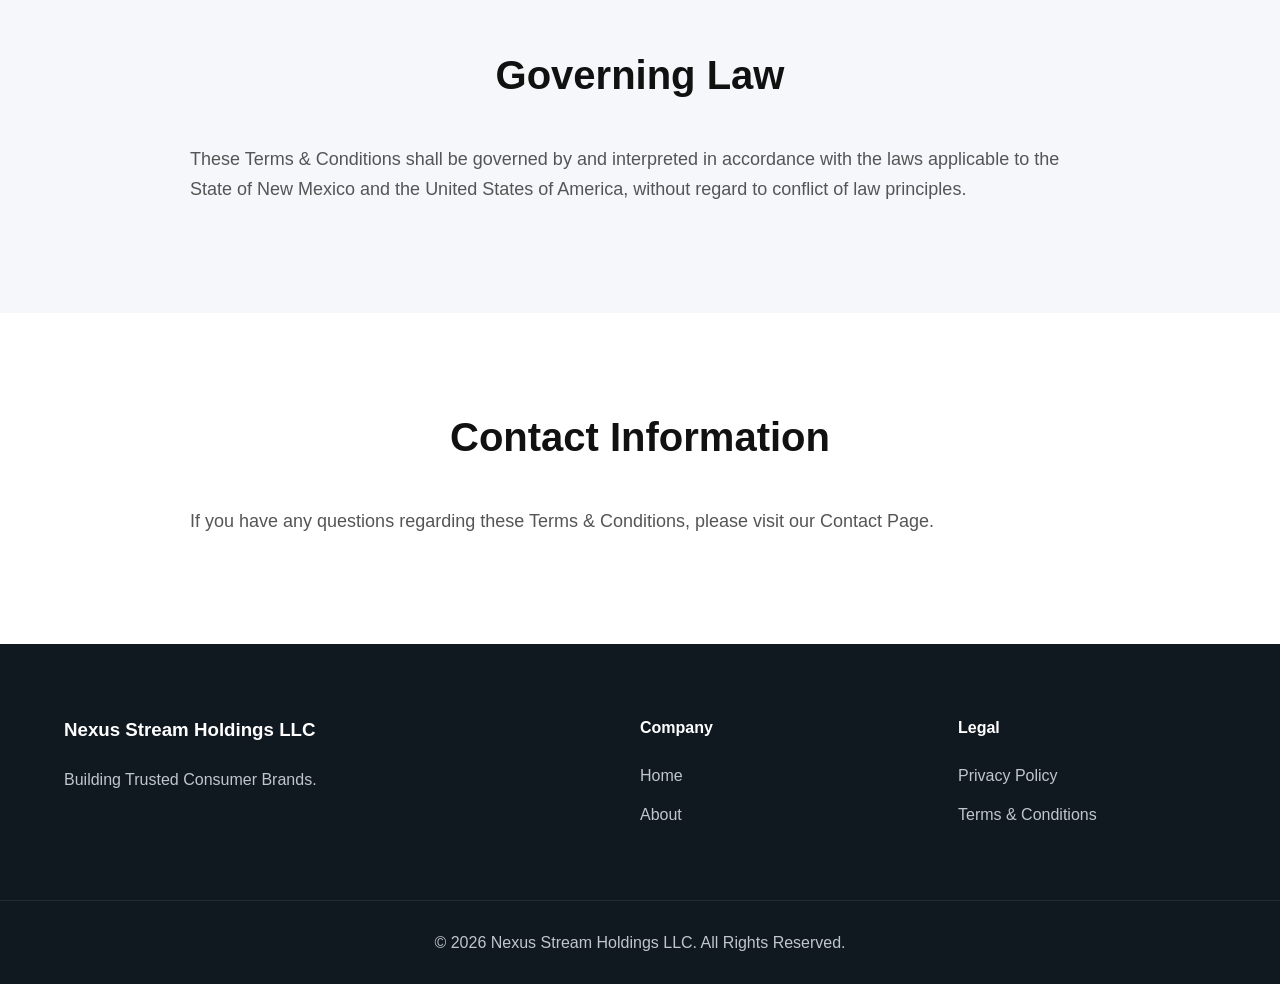
<file: terms.html>
<!doctype html>
<html lang="en">
  <head>
    <meta charset="UTF-8" />

    <meta name="viewport" content="width=device-width, initial-scale=1.0" />

    <title>Terms & Conditions | Nexus Stream Holdings LLC</title>

    <meta
      name="description"
      content="Terms and Conditions for the use of the Nexus Stream Holdings LLC website."
    />

    <link rel="stylesheet" href="css/styles.css" />
  </head>

  <body>
    <header>
      <div class="container">
        <div class="logo">
          <h2>Nexus Stream Holdings LLC</h2>
        </div>

        <nav>
          <ul>
            <li><a href="index.html">Home</a></li>
            <li><a href="about.html">About</a></li>
            <li><a href="contact.html">Contact</a></li>
          </ul>
        </nav>
      </div>
    </header>

    <section class="hero">
      <div class="container">
        <h1>Terms & Conditions</h1>

        <p>Effective Date: July 2026</p>
      </div>
    </section>

    <section>
      <div class="container">
        <h2>Acceptance of Terms</h2>

        <p>
          By accessing and using this website, you agree to be bound by these
          Terms and Conditions. If you do not agree with any part of these
          terms, please discontinue use of this website.
        </p>
      </div>
    </section>

    <section class="gray">
      <div class="container">
        <h2>Purpose of this Website</h2>

        <p>
          This website is provided for informational purposes only. It describes
          the activities, products, and business operations of Nexus Stream
          Holdings LLC.
        </p>

        <p>
          Products presented on this website may not yet be available for
          purchase directly through this website. Our products are intended to
          be offered through established online marketplaces, including Amazon
          USA.
        </p>
      </div>
    </section>

    <section>
      <div class="container">
        <h2>Intellectual Property</h2>

        <p>
          All content on this website, including text, graphics, logos, icons,
          images, and design, is the property of Nexus Stream Holdings LLC
          unless otherwise stated.
        </p>

        <p>
          Unauthorized reproduction, distribution, or modification of any
          material contained on this website is prohibited without prior written
          permission.
        </p>
      </div>
    </section>

    <section class="gray">
      <div class="container">
        <h2>Website Content</h2>

        <p>
          We strive to keep the information on this website accurate and up to
          date. However, we make no guarantees regarding the completeness,
          accuracy, or reliability of any information presented.
        </p>
      </div>
    </section>

    <section>
      <div class="container">
        <h2>Limitation of Liability</h2>

        <p>
          Nexus Stream Holdings LLC shall not be liable for any direct,
          indirect, incidental, or consequential damages arising from the use of
          this website or reliance upon any information contained herein.
        </p>
      </div>
    </section>

    <section class="gray">
      <div class="container">
        <h2>Third-Party Links</h2>

        <p>
          This website may contain links to third-party websites for
          informational purposes. We are not responsible for the content,
          policies, or practices of those external websites.
        </p>
      </div>
    </section>

    <section>
      <div class="container">
        <h2>Changes to These Terms</h2>

        <p>
          Nexus Stream Holdings LLC reserves the right to modify these Terms &
          Conditions at any time. Updates will become effective immediately upon
          publication on this page.
        </p>
      </div>
    </section>

    <section class="gray">
      <div class="container">
        <h2>Governing Law</h2>

        <p>
          These Terms & Conditions shall be governed by and interpreted in
          accordance with the laws applicable to the State of New Mexico and the
          United States of America, without regard to conflict of law
          principles.
        </p>
      </div>
    </section>

    <section>
      <div class="container">
        <h2>Contact Information</h2>

        <p>
          If you have any questions regarding these Terms & Conditions, please
          visit our
          <a href="contact.html">Contact Page</a>.
        </p>
      </div>
    </section>

    <footer>
      <div class="container footer-grid">
        <div>
          <h3>Nexus Stream Holdings LLC</h3>

          <p>Building Trusted Consumer Brands.</p>
        </div>

        <div>
          <h4>Company</h4>

          <ul>
            <li><a href="index.html">Home</a></li>
            <li><a href="about.html">About</a></li>
          </ul>
        </div>

        <div>
          <h4>Legal</h4>

          <ul>
            <li><a href="privacy.html">Privacy Policy</a></li>
            <li><a href="terms.html">Terms & Conditions</a></li>
          </ul>
        </div>
      </div>

      <div class="copyright">
        <p>© 2026 Nexus Stream Holdings LLC. All Rights Reserved.</p>
      </div>
    </footer>
  </body>
</html>
</file>
<file: css/styles.css>
/* ==========================================================
   NEXUS STREAM HOLDINGS LLC
   Stylesheet v1.0
========================================================== */

/* RESET */

* {
  margin: 0;
  padding: 0;
  box-sizing: border-box;
}

html {
  scroll-behavior: smooth;
}

body {
  font-family:
    -apple-system, BlinkMacSystemFont, "Segoe UI", Roboto, Helvetica, Arial,
    sans-serif;

  color: #222;

  background: #ffffff;

  line-height: 1.7;
}

/* LINKS */

a {
  text-decoration: none;

  color: inherit;
}

/* IMAGES */

img {
  max-width: 100%;

  display: block;
}

/* CONTAINER */

.container {
  width: 90%;

  max-width: 1200px;

  margin: auto;
}

/* ===========================
HEADER
=========================== */

header {
  position: sticky;

  top: 0;

  background: #ffffff;

  border-bottom: 1px solid #ececec;

  z-index: 1000;
}

header .container {
  display: flex;

  justify-content: space-between;

  align-items: center;

  padding: 22px 0;
}

.logo h2 {
  font-size: 24px;

  font-weight: 700;

  color: #0f4c81;
}

/* NAVIGATION */

nav ul {
  display: flex;

  list-style: none;

  gap: 30px;
}

nav a {
  font-size: 15px;

  font-weight: 500;

  transition: 0.25s;
}

nav a:hover {
  color: #0f4c81;
}

/* ===========================
HERO
=========================== */

.hero {
  padding: 120px 0;

  text-align: center;

  background: linear-gradient(to bottom, #ffffff, #f7f9fc);
}

.hero h1 {
  font-size: 56px;

  line-height: 1.2;

  margin-bottom: 30px;

  color: #111;
}

.hero p {
  max-width: 820px;

  margin: auto;

  font-size: 20px;

  color: #555;
}

/* BUTTON */

.btn {
  display: inline-block;

  margin-top: 45px;

  background: #0f4c81;

  color: #fff;

  padding: 16px 34px;

  border-radius: 8px;

  font-weight: 600;

  transition: 0.3s;
}

.btn:hover {
  background: #08365b;

  transform: translateY(-2px);
}

/* ===========================
SECTIONS
=========================== */

section {
  padding: 90px 0;
}

section h2 {
  text-align: center;

  font-size: 40px;

  margin-bottom: 35px;

  color: #111;
}

section p {
  font-size: 18px;

  color: #555;

  max-width: 900px;

  margin: 18px auto;
}

/* LIGHT BACKGROUND */

.gray {
  background: #f5f7fa;
}

/* ===========================
CARDS
=========================== */

.cards {
  display: grid;

  grid-template-columns: repeat(2, 1fr);

  gap: 30px;

  margin-top: 55px;
}

.card {
  background: #ffffff;

  padding: 35px;

  border-radius: 14px;

  border: 1px solid #ececec;

  transition: 0.3s;
}

.card:hover {
  transform: translateY(-6px);

  box-shadow: 0 15px 35px rgba(0, 0, 0, 0.08);
}

.card h3 {
  margin-bottom: 15px;

  color: #0f4c81;
}

.card p {
  margin: 0;

  font-size: 16px;
}

/* ===========================
FEATURES
=========================== */

.features {
  display: grid;

  grid-template-columns: repeat(2, 1fr);

  gap: 25px;

  margin-top: 50px;
}

.feature {
  display: flex;

  align-items: center;

  background: #fff;

  padding: 22px;

  border-radius: 10px;

  border: 1px solid #ededed;
}

.feature span {
  font-size: 28px;

  color: #0f4c81;

  margin-right: 18px;
}

.feature p {
  margin: 0;
}

/* ===========================
COMING SOON
=========================== */

.coming-soon {
  background: #0f4c81;

  color: #ffffff;

  text-align: center;
}

.coming-soon h2 {
  color: #ffffff;
}

.coming-soon p {
  color: #d8e5f2;
}

/* ===========================
CONTACT PREVIEW
=========================== */

.contact-preview {
  text-align: center;
}

/* ===========================
FOOTER
=========================== */

footer {
  background: #101820;

  color: #ffffff;

  padding-top: 70px;
}

.footer-grid {
  display: grid;

  grid-template-columns: 2fr 1fr 1fr;

  gap: 60px;
}

footer h3 {
  margin-bottom: 20px;
}

footer h4 {
  margin-bottom: 20px;
}

footer p {
  color: #bfc6cf;
}

footer ul {
  list-style: none;
}

footer li {
  margin-bottom: 12px;
}

footer a {
  color: #bfc6cf;

  transition: 0.25s;
}

footer a:hover {
  color: #ffffff;
}

.copyright {
  text-align: center;

  border-top: 1px solid rgba(255, 255, 255, 0.08);

  margin-top: 60px;

  padding: 28px;

  color: #8d98a7;
}

/* ===========================
RESPONSIVE
=========================== */

@media (max-width: 900px) {
  header .container {
    flex-direction: column;

    gap: 20px;
  }

  nav ul {
    flex-wrap: wrap;

    justify-content: center;
  }

  .hero {
    padding: 90px 0;
  }

  .hero h1 {
    font-size: 42px;
  }

  .hero p {
    font-size: 18px;
  }

  .cards {
    grid-template-columns: 1fr;
  }

  .features {
    grid-template-columns: 1fr;
  }

  .footer-grid {
    grid-template-columns: 1fr;

    text-align: center;
  }
}

@media (max-width: 600px) {
  .logo h2 {
    font-size: 20px;
  }

  .hero h1 {
    font-size: 34px;
  }

  section {
    padding: 70px 0;
  }

  section h2 {
    font-size: 30px;
  }

  .btn {
    width: 100%;

    max-width: 260px;
  }
}
/* ======================================
CONTACT FORM
====================================== */

.contact-form {
  max-width: 700px;

  margin: 40px auto 0;
}

.form-group {
  margin-bottom: 25px;
}

.form-group label {
  display: block;

  margin-bottom: 8px;

  font-weight: 600;

  color: #333;
}

.form-group input,
.form-group textarea {
  width: 100%;

  padding: 16px;

  border: 1px solid #d9d9d9;

  border-radius: 8px;

  font-size: 16px;

  font-family: inherit;

  transition: 0.3s;

  background: #fff;
}

.form-group input:focus,
.form-group textarea:focus {
  outline: none;

  border-color: #0f4c81;

  box-shadow: 0 0 0 3px rgba(15, 76, 129, 0.15);
}

.contact-form button {
  border: none;

  cursor: pointer;
}
/* ======================================
LISTAS EN PÁGINAS LEGALES
====================================== */

section ul {
  max-width: 900px;

  margin: 20px auto;

  padding-left: 25px;
}

section ul li {
  margin-bottom: 10px;

  color: #555;

  font-size: 18px;
}
</file>
